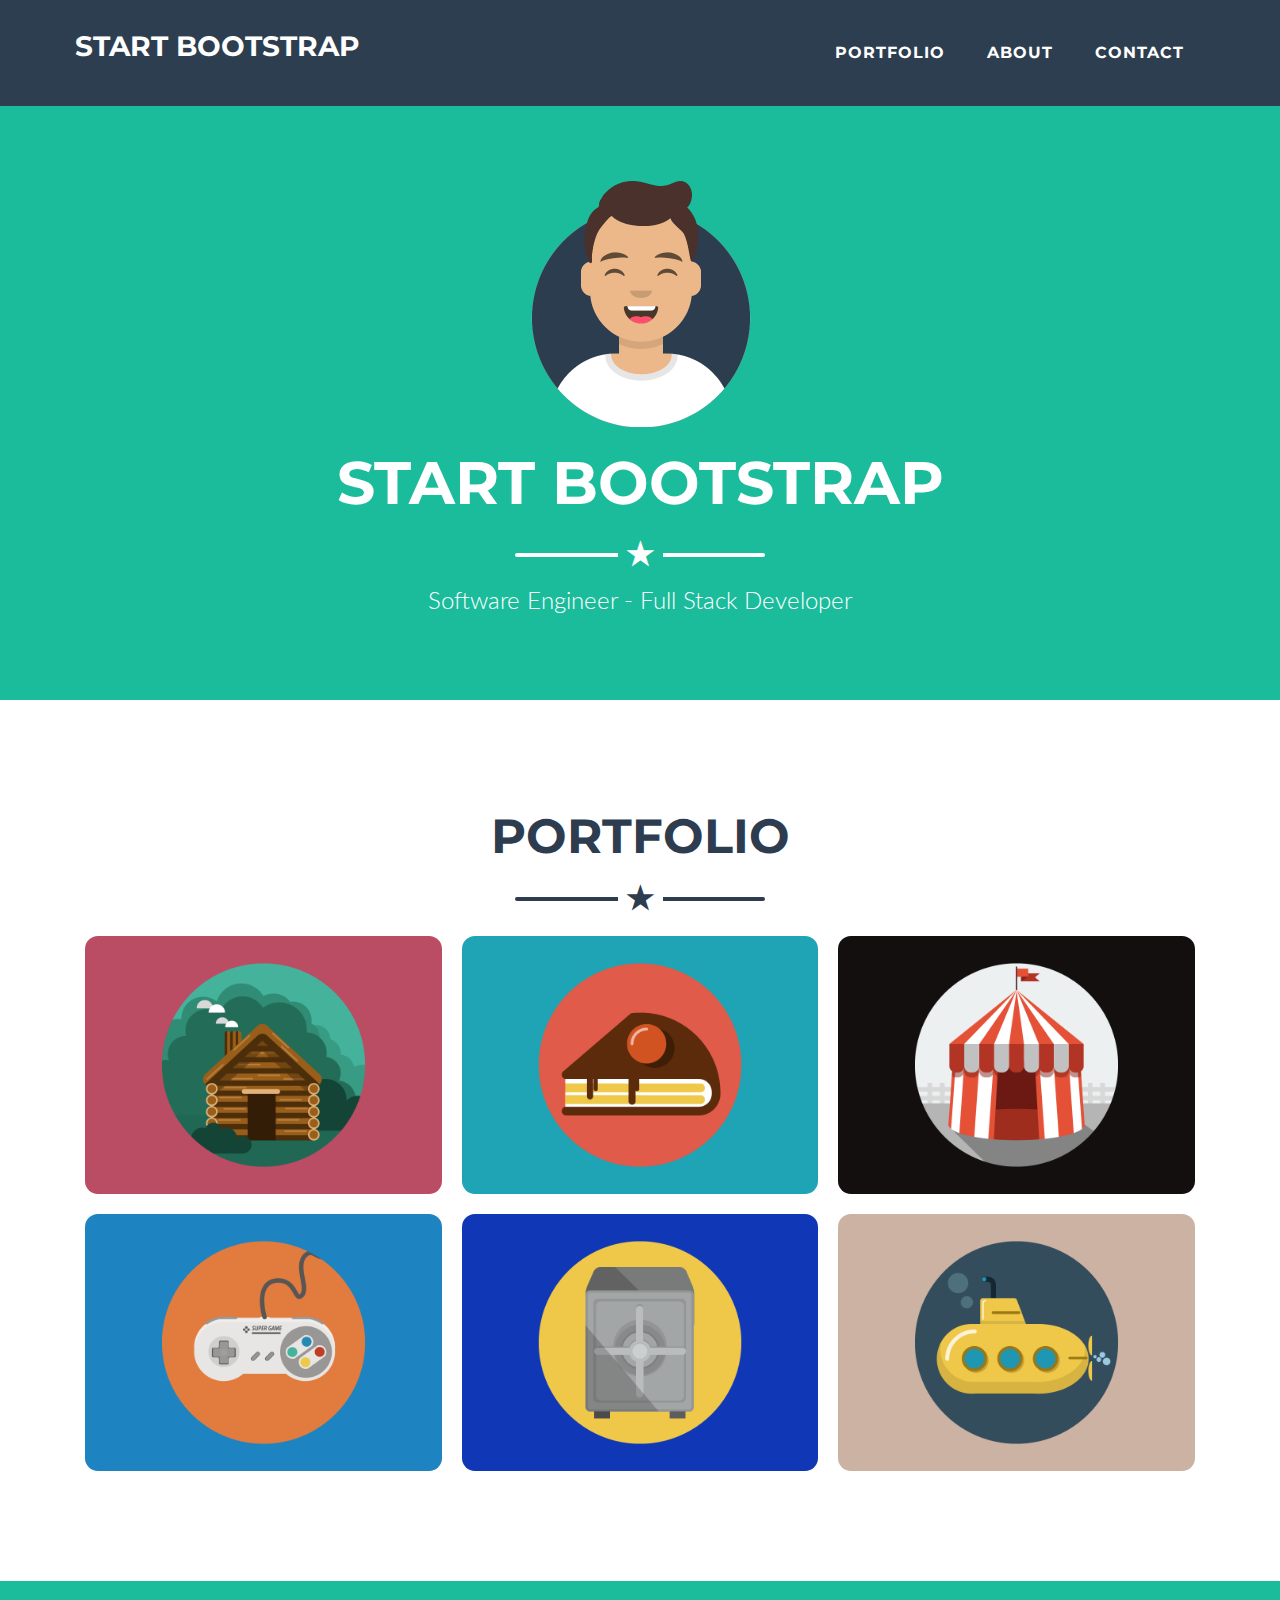
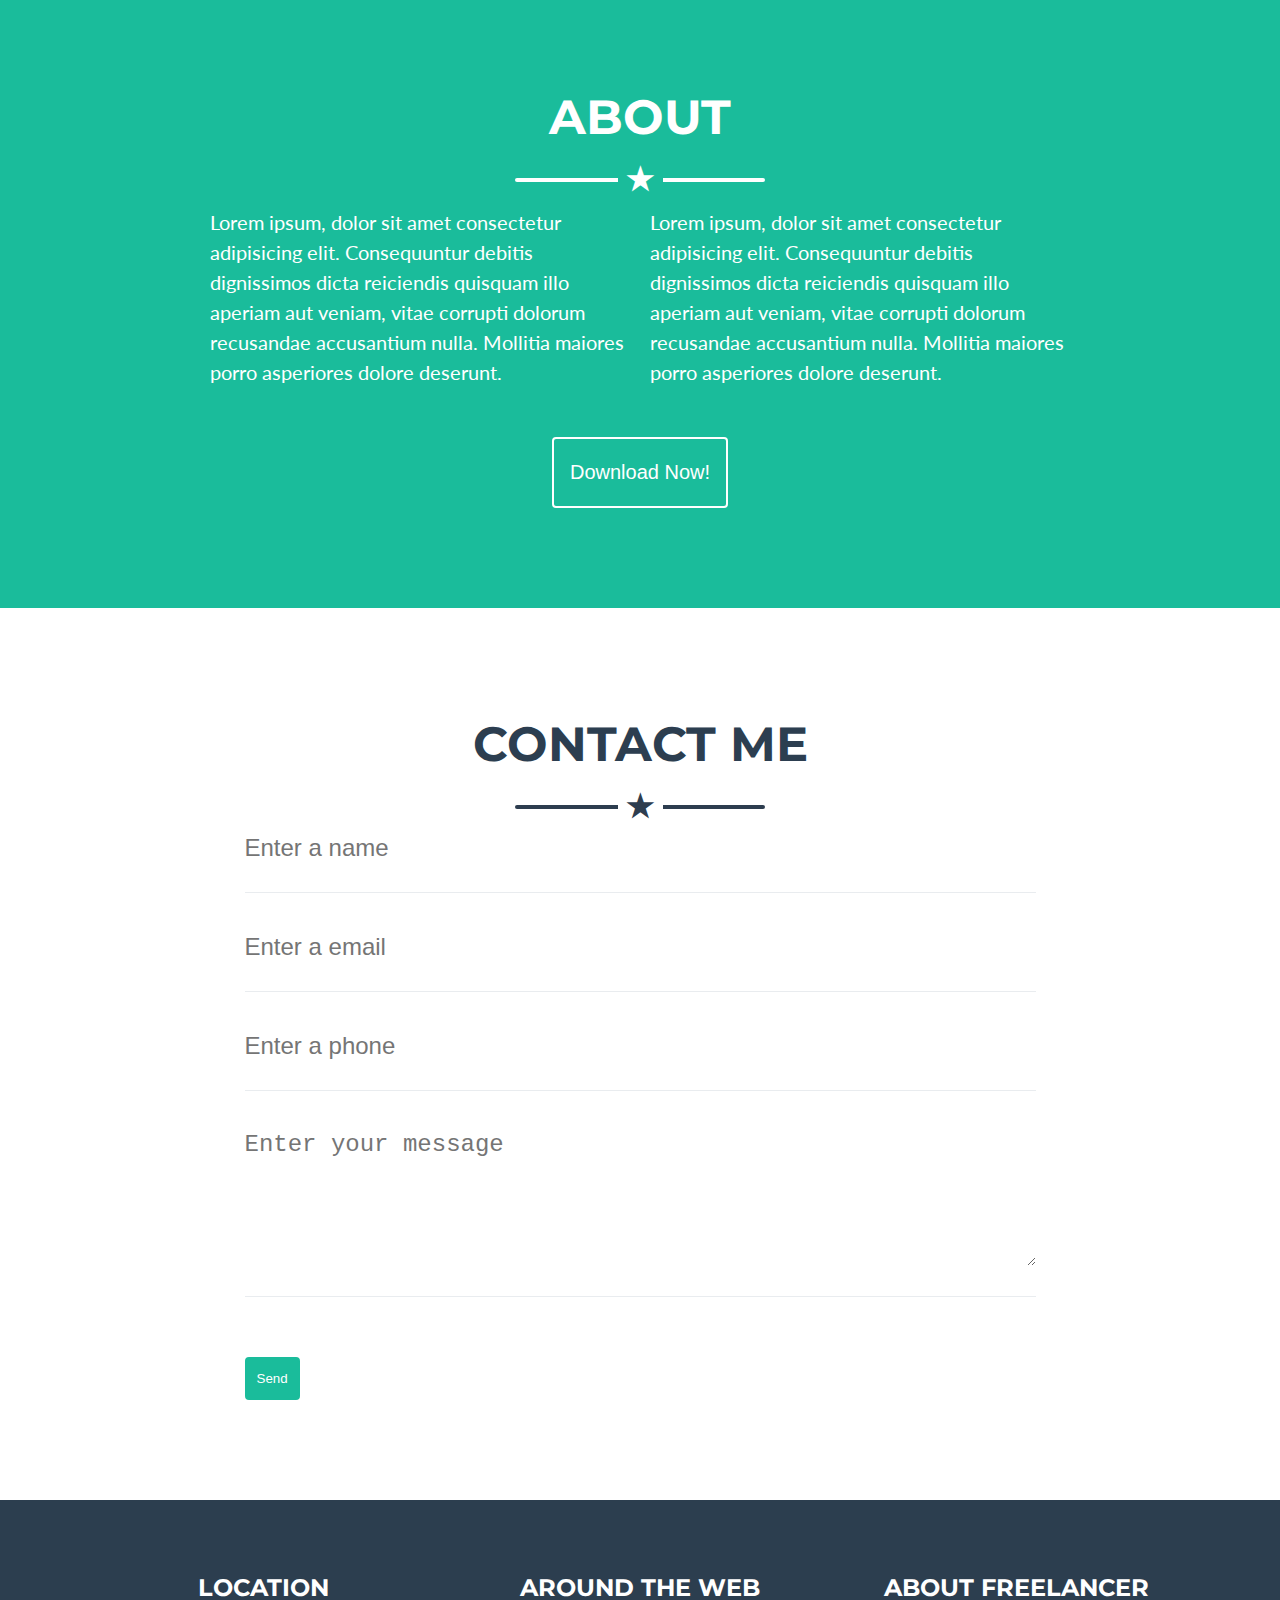
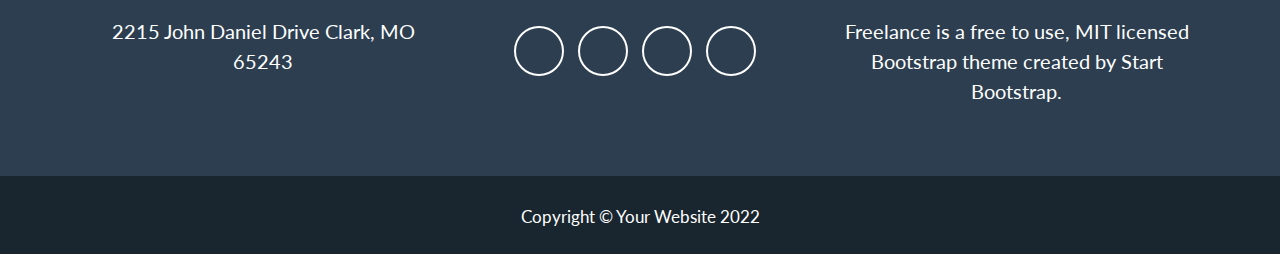
<file: Projects/Freelancer/index.html>
<!DOCTYPE html>
<html lang="en">

<head>
    <meta charset="UTF-8">
    <meta http-equiv="X-UA-Compatible" content="IE=edge">
    <meta name="viewport" content="width=device-width, initial-scale=1.0">
    <meta name="despriction" content="">
    <meta name="Author" content="Melihcan Kazim Karaca">
    <title>Freelancer - Start Bootstrap Template</title>
    <link rel="preconnect" href="https://fonts.googleapis.com">
    <link rel="preconnect" href="https://fonts.gstatic.com" crossorigin>
    <link href="https://fonts.googleapis.com/css2?family=Lato:wght@400;700&display=swap" rel="stylesheet">
    <link rel="preconnect" href="https://fonts.googleapis.com">
    <link rel="preconnect" href="https://fonts.gstatic.com" crossorigin>
    <link href="https://fonts.googleapis.com/css2?family=Montserrat:wght@400;700&display=swap" rel="stylesheet">
    <link rel="stylesheet" href="https://cdnjs.cloudflare.com/ajax/libs/font-awesome/6.1.1/css/all.min.css"
        integrity="sha512-KfkfwYDsLkIlwQp6LFnl8zNdLGxu9YAA1QvwINks4PhcElQSvqcyVLLD9aMhXd13uQjoXtEKNosOWaZqXgel0g=="
        crossorigin="anonymous" referrerpolicy="no-referrer" />
    <link rel="stylesheet" href="style.css">
</head>

<body>
    <nav>
        <div class="container clear-fix">
            <div id="logo-box">
                <a href="/" class="logo text-uppercase"> Start Bootstrap</a>
            </div>

            <div id="nav-links" class="responsive">
                <ul>
                    <li class="nav-item text-uppercase nav-icon">
                        <a href="#" class="nav-link">
                            <i class="fa-solid fa-bars"></i>
                        </a>
                    </li>
                    <li class="nav-item text-uppercase">
                        <a href="#" class="nav-link">
                            Portfolio
                        </a>
                    </li>
                    <li class="nav-item text-uppercase">
                        <a href="#" class="nav-link">
                            About
                        </a>
                    </li>
                    <li class="nav-item text-uppercase">
                        <a href="#" class="nav-link">
                            Contact
                        </a>
                    </li>
                </ul>
            </div>
        </div>
    </nav>
    <header>
        <div class="container">
            <img id="profile-image" class="img-fluid" src="images/avatar.png" alt="">
            <h1 class="text-uppercase">Start Bootstrap</h1>
            <hr class="star-light">
            <h2>Software Engineer - Full Stack Developer</h2>
        </div>
    </header>

    <section id="portfolio">
        <div class="container">
            <h2 class="text-uppercase">Portfolio</h2>
            <hr class="star-dark">
            <div id="portfolio-images" class="clearfix">
                <div class="col">
                    <div class="portfolio-item">
                        <a href="#">
                            <img src="images/cabin.png" alt="" class="img-fluid-p">
                            <div class="img-overlay">
                                <div class="icon">
                                    <i class="fas fa-plus"></i>
                                </div>
                            </div>
                        </a>
                    </div>
                </div>
                <div class="col">
                    <div class="portfolio-item">
                        <a href="#">
                            <img src="images/cake.png" alt="" class="img-fluid-p">
                            <div class="img-overlay">
                                <div class="icon">
                                    <i class="fas fa-plus"></i>
                                </div>
                            </div>
                        </a>
                    </div>
                </div>
                <div class="col">
                    <div class="portfolio-item">
                        <a href="#">
                            <img src="images/circus.png" alt="" class="img-fluid-p">
                            <div class="img-overlay">
                                <div class="icon">
                                    <i class="fas fa-plus"></i>
                                </div>
                            </div>
                        </a>
                    </div>
                </div>
                <div class="col">
                    <div class="portfolio-item">
                        <a href="#">
                            <img src="images/game.png" alt="" class="img-fluid-p">
                            <div class="img-overlay">
                                <div class="icon">
                                    <i class="fas fa-plus"></i>
                                </div>
                            </div>
                        </a>
                    </div>
                </div>
                <div class="col">
                    <div class="portfolio-item">
                        <a href="#">
                            <img src="images/safe.png" alt="" class="img-fluid-p">
                            <div class="img-overlay">
                                <div class="icon">
                                    <i class="fas fa-plus"></i>
                                </div>
                            </div>
                        </a>
                    </div>
                </div>
                <div class="col">
                    <div class="portfolio-item">
                        <a href="#">
                            <img src="images/submarine.png" alt="" class="img-fluid-p">
                            <div class="img-overlay">
                                <div class="icon">
                                    <i class="fas fa-plus"></i>
                                </div>
                            </div>
                        </a>
                    </div>
                </div>
            </div>

        </div>
    </section>


    <section id="about">
        <h2 class="text-uppercase">About</h2>
        <hr class="star-light">

        <div id="about-text" class="clearfix">
            <div class="left">
                <p class="text">
                    Lorem ipsum, dolor sit amet consectetur adipisicing elit. Consequuntur debitis dignissimos dicta
                    reiciendis quisquam illo aperiam aut veniam, vitae corrupti dolorum recusandae accusantium nulla.
                    Mollitia maiores porro asperiores dolore deserunt.
                </p>
            </div>
            <div class="right">
                <p class="text">
                    Lorem ipsum, dolor sit amet consectetur adipisicing elit. Consequuntur debitis dignissimos dicta
                    reiciendis quisquam illo aperiam aut veniam, vitae corrupti dolorum recusandae accusantium nulla.
                    Mollitia maiores porro asperiores dolore deserunt.
                </p>
            </div>
        </div>

        <button class="btn btn-outline btn-large">
            <i class="fas fa-download"></i>
            Download Now!
        </button>
    </section>


    <section id="contact">
        <div class="container">
            <h2 class="text-uppercase">
                Contact Me
            </h2>
            <hr class="star-dark">
            <form id="contact-form">
                <div class="form-group">
                    <input type="text" id="name" placeholder="Enter a name">
                </div>
                <div class="form-group">
                    <input type="text" id="email" placeholder="Enter a email">
                </div>
                <div class="form-group">
                    <input type="text" id="phone" placeholder="Enter a phone">
                </div>
                <div class="form-group">
                    <textarea id="message" rows="5" placeholder="Enter your message"></textarea>
                </div>

                <button class="btn btn-primary">Send</button>
            </form>
        </div>
    </section>

    <footer>
        <div class="container clearfix">
            <div class="col">
                <h4 class="text-uppercase">
                    Location
                </h4>
                <p>
                    2215 John Daniel Drive Clark, MO 65243
                </p>
            </div>

            <div class="col">
                <h4 class="text-uppercase">
                    Around the Web
                </h4>
                <ul>
                    <li>
                        <button class="btn btn-outline btn-social">
                            <i class="fa-brands fa-linkedin"></i>
                        </button>
                    </li>
                    <li>
                        <button class="btn btn-outline btn-social">
                            <i class="fa-brands fa-instagram"></i>
                        </button>
                    </li>
                    <li>
                        <button class="btn btn-outline btn-social">
                            <i class="fa-solid fa-envelope"></i>
                        </button>
                    </li>
                    <li>
                        <button class="btn btn-outline btn-social">
                            <i class="fa-brands fa-whatsapp"></i>
                        </button>
                    </li>
                </ul>
            </div>

            <div class="col">
                <h4 class="text-uppercase">
                    About Freelancer
                </h4>
                <p>
                    Freelance is a free to use, MIT licensed Bootstrap theme created by Start Bootstrap.
                </p>
            </div>
        </div>
    </footer>

    <div class="copyright">
        <div class="container">
            <small>Copyright &copy; Your Website 2022</small>
        </div>
    </div>
    <script src="https://code.jquery.com/jquery-3.6.0.min.js" integrity="sha256-/xUj+3OJU5yExlq6GSYGSHk7tPXikynS7ogEvDej/m4=" crossorigin="anonymous"></script>
    <script>
        $(".nav-icon").click(function(){
            $("#nav-links").toggleClass("responsive");
            return false;
        });
        
    </script>
</body>

</html>
</file>
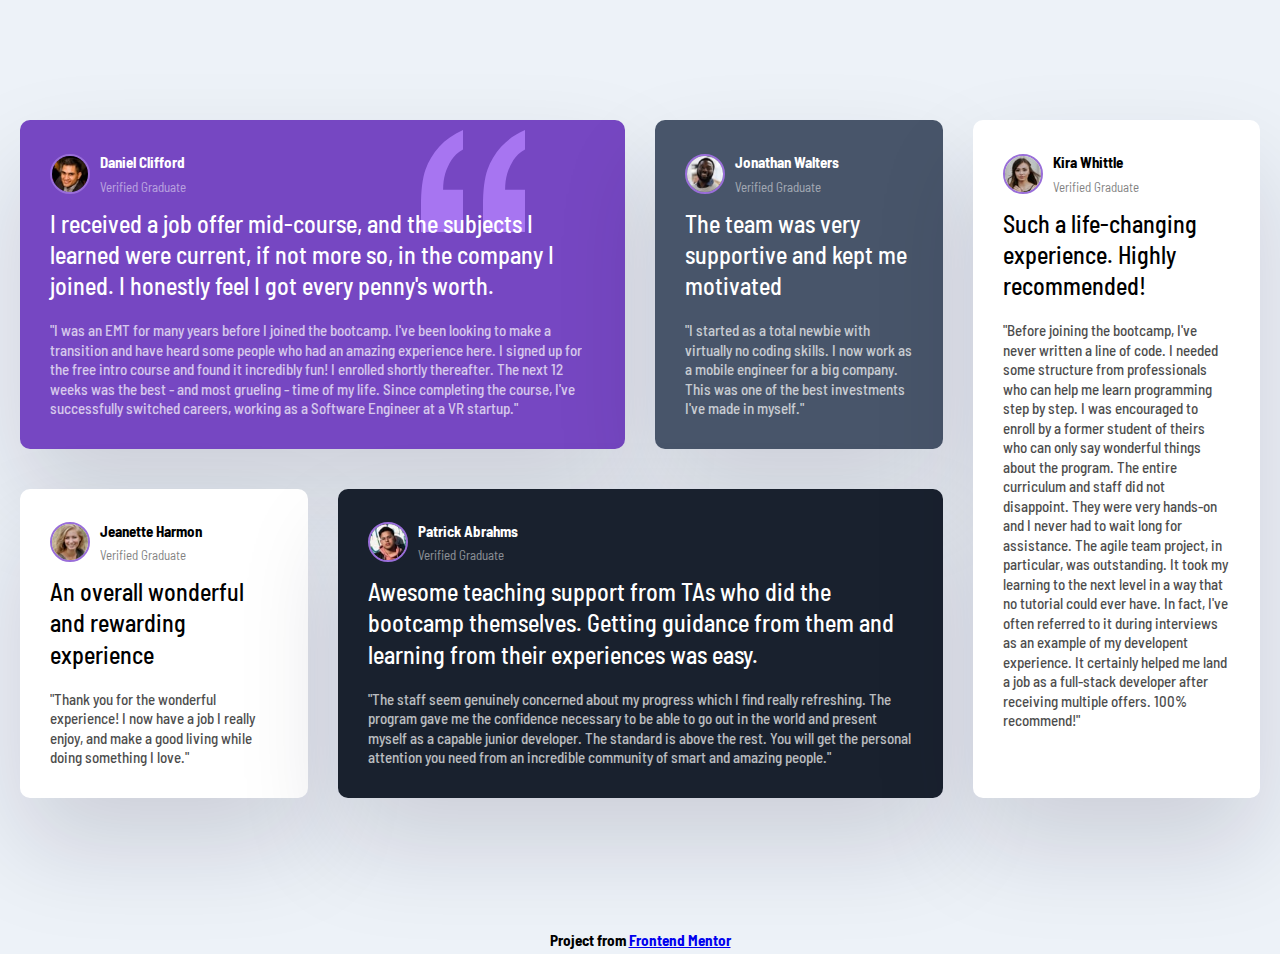
<file: Projects/Grid Challenge/index.html>
<!DOCTYPE html>
<html lang="en">

<head>
    <meta charset="UTF-8">
    <meta http-equiv="X-UA-Compatible" content="IE=edge">
    <meta name="viewport" content="width=device-width, initial-scale=1.0">
    <title>Frontend Mentor Grid Challange</title>
    <link rel="stylesheet" href="style.css">
</head>
<div class="testimonials">
    <div class="card card--bg-purple">
        <header class="card__header">
            <img src="images/image-daniel.jpg" class="card__img" alt="" />
            <div>
                <h3>Daniel Clifford</h3>
                <p>Verified Graduate</p>
            </div>
        </header>
        <p class="card__lead">
            I received a job offer mid-course, and the subjects I learned were
            current, if not more so, in the company I joined. I honestly feel I
            got every penny's worth.
        </p>
        <p class="card__quote">
            "I was an EMT for many years before I joined the bootcamp. I've been
            looking to make a transition and have heard some people who had an
            amazing experience here. I signed up for the free intro course and
            found it incredibly fun! I enrolled shortly thereafter. The next 12
            weeks was the best - and most grueling - time of my life. Since
            completing the course, I've successfully switched careers, working as
            a Software Engineer at a VR startup."
        </p>
    </div>

    <div class="card card--bg-gray-blue">
        <header class="card__header">
            <img src="images/image-jonathan.jpg" class="card__img" alt="" />
            <div>
                <h3>Jonathan Walters</h3>
                <p>Verified Graduate</p>
            </div>
        </header>
        <p class="card__lead">
            The team was very supportive and kept me motivated
        </p>
        <p class="card__quote">
            "I started as a total newbie with virtually no coding skills. I now
            work as a mobile engineer for a big company. This was one of the best
            investments I've made in myself."
        </p>
    </div>

    <div class="card">
        <header class="card__header">
            <img src="images/image-jeanette.jpg" class="card__img" alt="" />
            <div>
                <h3>Jeanette Harmon</h3>
                <p>Verified Graduate</p>
            </div>
        </header>
        <p class="card__lead">An overall wonderful and rewarding experience</p>
        <p class="card__quote">
            "Thank you for the wonderful experience! I now have a job I really
            enjoy, and make a good living while doing something I love."
        </p>
    </div>

    <div class="card card--bg-black-blue">
        <header class="card__header">
            <img src="images/image-patrick.jpg" class="card__img" alt="" />
            <div>
                <h3>Patrick Abrahms</h3>
                <p>Verified Graduate</p>
            </div>
        </header>
        <p class="card__lead">
            Awesome teaching support from TAs who did the bootcamp themselves.
            Getting guidance from them and learning from their experiences was
            easy.
        </p>
        <p class="card__quote">
            "The staff seem genuinely concerned about my progress which I find
            really refreshing. The program gave me the confidence necessary to be
            able to go out in the world and present myself as a capable junior
            developer. The standard is above the rest. You will get the personal
            attention you need from an incredible community of smart and amazing
            people."
        </p>
    </div>

    <div class="card">
        <header class="card__header">
            <img src="images/image-kira.jpg" class="card__img" alt="" />
            <div>
                <h3>Kira Whittle</h3>
                <p>Verified Graduate</p>
            </div>
        </header>
        <p class="card__lead">
            Such a life-changing experience. Highly recommended!
        </p>
        <p class="card__quote">
            "Before joining the bootcamp, I've never written a line of code. I
            needed some structure from professionals who can help me learn
            programming step by step. I was encouraged to enroll by a former
            student of theirs who can only say wonderful things about the program.
            The entire curriculum and staff did not disappoint. They were very
            hands-on and I never had to wait long for assistance. The agile team
            project, in particular, was outstanding. It took my learning to the
            next level in a way that no tutorial could ever have. In fact, I've
            often referred to it during interviews as an example of my developent
            experience. It certainly helped me land a job as a full-stack
            developer after receiving multiple offers. 100% recommend!"
        </p>
    </div>
</div>

<footer>
    <h3>
        Project from
        <a href="https://www.frontendmentor.io/challenges/testimonials-grid-section-Nnw6J7Un7">Frontend Mentor</a>
    </h3>
</footer>

<body>

</body>

</html>
</file>
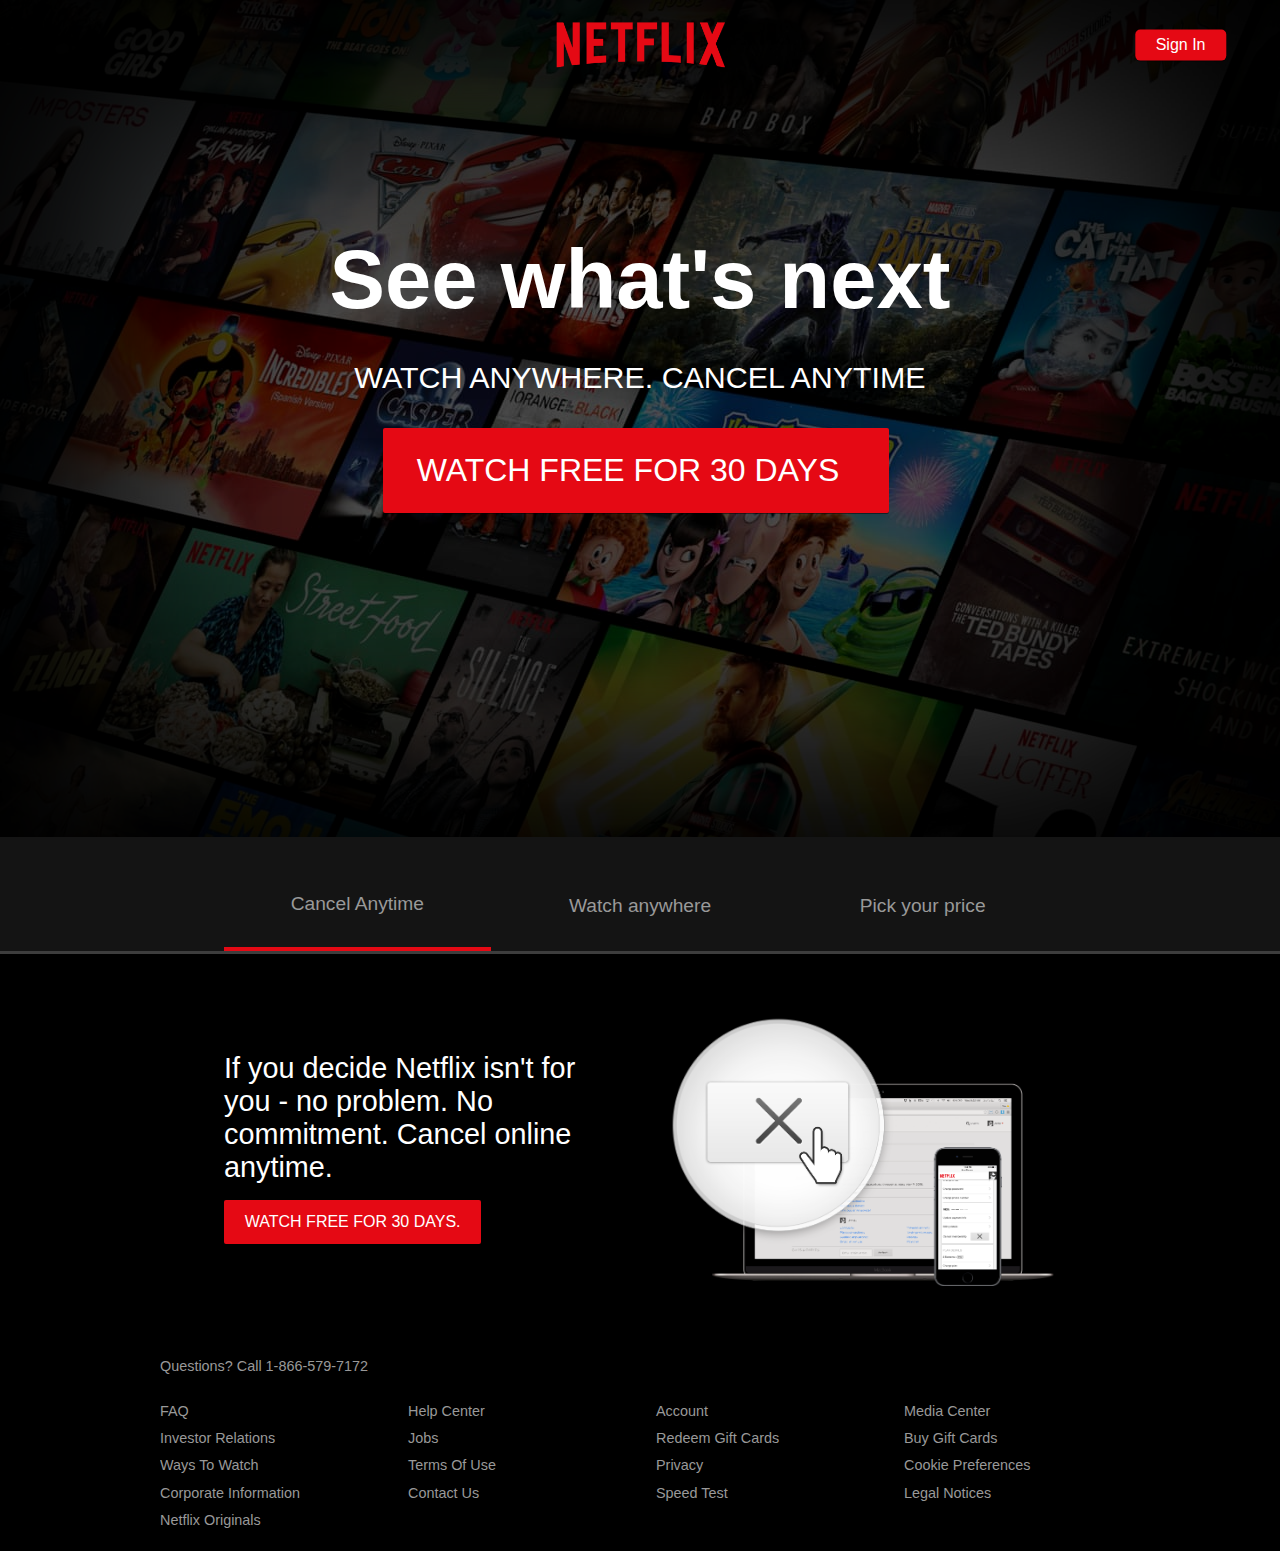
<file: Projects/Netflix/index.html>
<!DOCTYPE html>
<html lang="en">

<head>
    <meta charset="UTF-8">
    <meta http-equiv="X-UA-Compatible" content="IE=edge">
    <meta name="viewport" content="width=device-width, initial-scale=1.0">
    <title>Netflix - Watch TV Shows Online, Watch Movies Online</title>
    <link rel="stylesheet" href="https://cdnjs.cloudflare.com/ajax/libs/font-awesome/6.1.1/css/all.min.css"
        integrity="sha512-KfkfwYDsLkIlwQp6LFnl8zNdLGxu9YAA1QvwINks4PhcElQSvqcyVLLD9aMhXd13uQjoXtEKNosOWaZqXgel0g=="
        crossorigin="anonymous" referrerpolicy="no-referrer" />
    <link rel="stylesheet" href="style.css">
</head>

<body>
    <header class="showcase">
        <div class="showcase-top">
            <img src="images/logo.png" alt="Netflix">
            <a href="#" class="btn btn-rounded">
                Sign In
            </a>
        </div>
        <div class="showcase-content">
            <h1>See what's next</h1>
            <p>Watch anywhere. Cancel anytime</p>
            <a href="#" class="btn btn-xl">
                Watch Free For 30 Days <i class="fas fa-chevron-right btn-icon"></i>
            </a>
        </div>
    </header>
    <section class="tabs">
        <div class="container">
            <div id="tab-1" class="tab-item tab-border">
                <i class="fas fa-door-open fa-3x"></i>
                <p class="hide-sm">Cancel Anytime</p>
            </div>
            <div id="tab-2" class="tab-item">
                <i class="fas fa-tablet-alt fa-3x"></i>
                <p class="hide-sm">Watch anywhere</p>
            </div>
            <div id="tab-3" class="tab-item">
                <i class="fas fa-tags fa-3x"></i>
                <p class="hide-sm">Pick your price</p>
            </div>
        </div>
    </section>
    <section class="tab-content">
        <div class="container">
            <!-- Tab Content 1 -->
            <div id="tab-1-content" class="tab-content-item show">
                <div class="tab-1-content-inner">
                    <div>
                        <p class="text-lg">
                            If you decide Netflix isn't for you - no problem. No commitment.
                            Cancel online anytime.
                        </p>
                        <a href="#" class="btn btn-lg">Watch Free For 30 Days.</a>
                    </div>
                    <img src="images/tab-content-1.png" alt="">
                </div>
            </div>
            <!-- Tab Content 2 -->
            <div id="tab-2-content" class="tab-content-item">
                <div class="tab-2-content-top">
                    <p class="text-lg">
                        Watch TV shows and movies anytime, anywhere - personalized for you.
                    </p>
                    <a href="#" class="btn btn-lg">Watch Free For 30 Days.</a>
                </div>
                <div class="tab-2-content-bottom">
                    <div>
                        <img src="images/tab-content-2-1.png" alt="">
                        <p class="text-md">Watch on your TV</p>
                        <p class="text-dark">
                            Smart TVs, PlayStation, Xbox, Chromecast, Apple TV, Blu-ray players and more.
                        </p>
                    </div>
                    <div>
                        <img src="images/tab-content-2-2.png" alt="">
                        <p class="text-md">Watch instantly or download for later</p>
                        <p class="text-dark">
                            Available on phone and tablet, wherever you go.
                        </p>
                    </div>
                    <div>
                        <img src="images/tab-content-2-3.png" alt="">
                        <p class="text-md">Use any computer</p>
                        <p class="text-dark">
                            Watch right on Netflix.com
                        </p>
                    </div>
                </div>
            </div>

            <!-- Tab 3 Content -->
            <div id="tab-3-content" class="tab-content-item">
                <div class="text-center">
                    <p class="text-lg">Choose one plan and watch everything on Netflix</p>
                    <a href="#" class="btn btn-lg">Watch Free For 30 Days</a>
                </div>
                <table class="table">
                    <thead>
                        <tr>
                            <th></th>
                            <th>Basic</th>
                            <th>Standard</th>
                            <th>Premium</th>
                        </tr>
                    </thead>
                    <tbody>
                        <tr>
                            <td>Monthly price after free month ends on 6/19/19</td>
                            <td>$8.99</td>
                            <td>$12.99</td>
                            <td>$15.99</td>
                        </tr>
                        <tr>
                            <td>HD Available</td>
                            <td><i class="fas fa-times"></i></td>
                            <td><i class="fas fa-check"></i></td>
                            <td><i class="fas fa-check"></i></td>
                        </tr>
                        <tr>
                            <td>Ultra HD Available</td>
                            <td><i class="fas fa-times"></i></td>
                            <td><i class="fas fa-times"></i></td>
                            <td><i class="fas fa-check"></i></td>
                        </tr>
                        <tr>
                            <td>Screens you can watch on at the same time</td>
                            <td>1</td>
                            <td>2</td>
                            <td>4</td>
                        </tr>
                        <tr>
                            <td>Watch on your laptop, TV, phone and tablet</td>
                            <td><i class="fas fa-check"></i></td>
                            <td><i class="fas fa-check"></i></td>
                            <td><i class="fas fa-check"></i></td>
                        </tr>
                        <tr>
                            <td>Unlimited movies and TV shows</td>
                            <td><i class="fas fa-check"></i></td>
                            <td><i class="fas fa-check"></i></td>
                            <td><i class="fas fa-check"></i></td>
                        </tr>
                        <tr>
                            <td>Cancel anytime</td>
                            <td><i class="fas fa-check"></i></td>
                            <td><i class="fas fa-check"></i></td>
                            <td><i class="fas fa-check"></i></td>
                        </tr>
                        <tr>
                            <td>First month free</td>
                            <td><i class="fas fa-check"></i></td>
                            <td><i class="fas fa-check"></i></td>
                            <td><i class="fas fa-check"></i></td>
                        </tr>
                    </tbody>
                </table>
            </div>
        </div>
    </section>

    <footer class="footer">
        <p>Questions? Call 1-866-579-7172</p>
        <div class="footer-cols">
            <ul>
                <li><a href="#">FAQ</a></li>
                <li><a href="#">Investor Relations</a></li>
                <li><a href="#">Ways To Watch</a></li>
                <li><a href="#">Corporate Information</a></li>
                <li><a href="#">Netflix Originals</a></li>
            </ul>
            <ul>
                <li><a href="#">Help Center</a></li>
                <li><a href="#">Jobs</a></li>
                <li><a href="#">Terms Of Use</a></li>
                <li><a href="#">Contact Us</a></li>
            </ul>
            <ul>
                <li><a href="#">Account</a></li>
                <li><a href="#">Redeem Gift Cards</a></li>
                <li><a href="#">Privacy</a></li>
                <li><a href="#">Speed Test</a></li>
            </ul>
            <ul>
                <li><a href="#">Media Center</a></li>
                <li><a href="#">Buy Gift Cards</a></li>
                <li><a href="#">Cookie Preferences</a></li>
                <li><a href="#">Legal Notices</a></li>
            </ul>
        </div>
    </footer>
    <script src="main.js"></script>
</body>

</html>
</file>
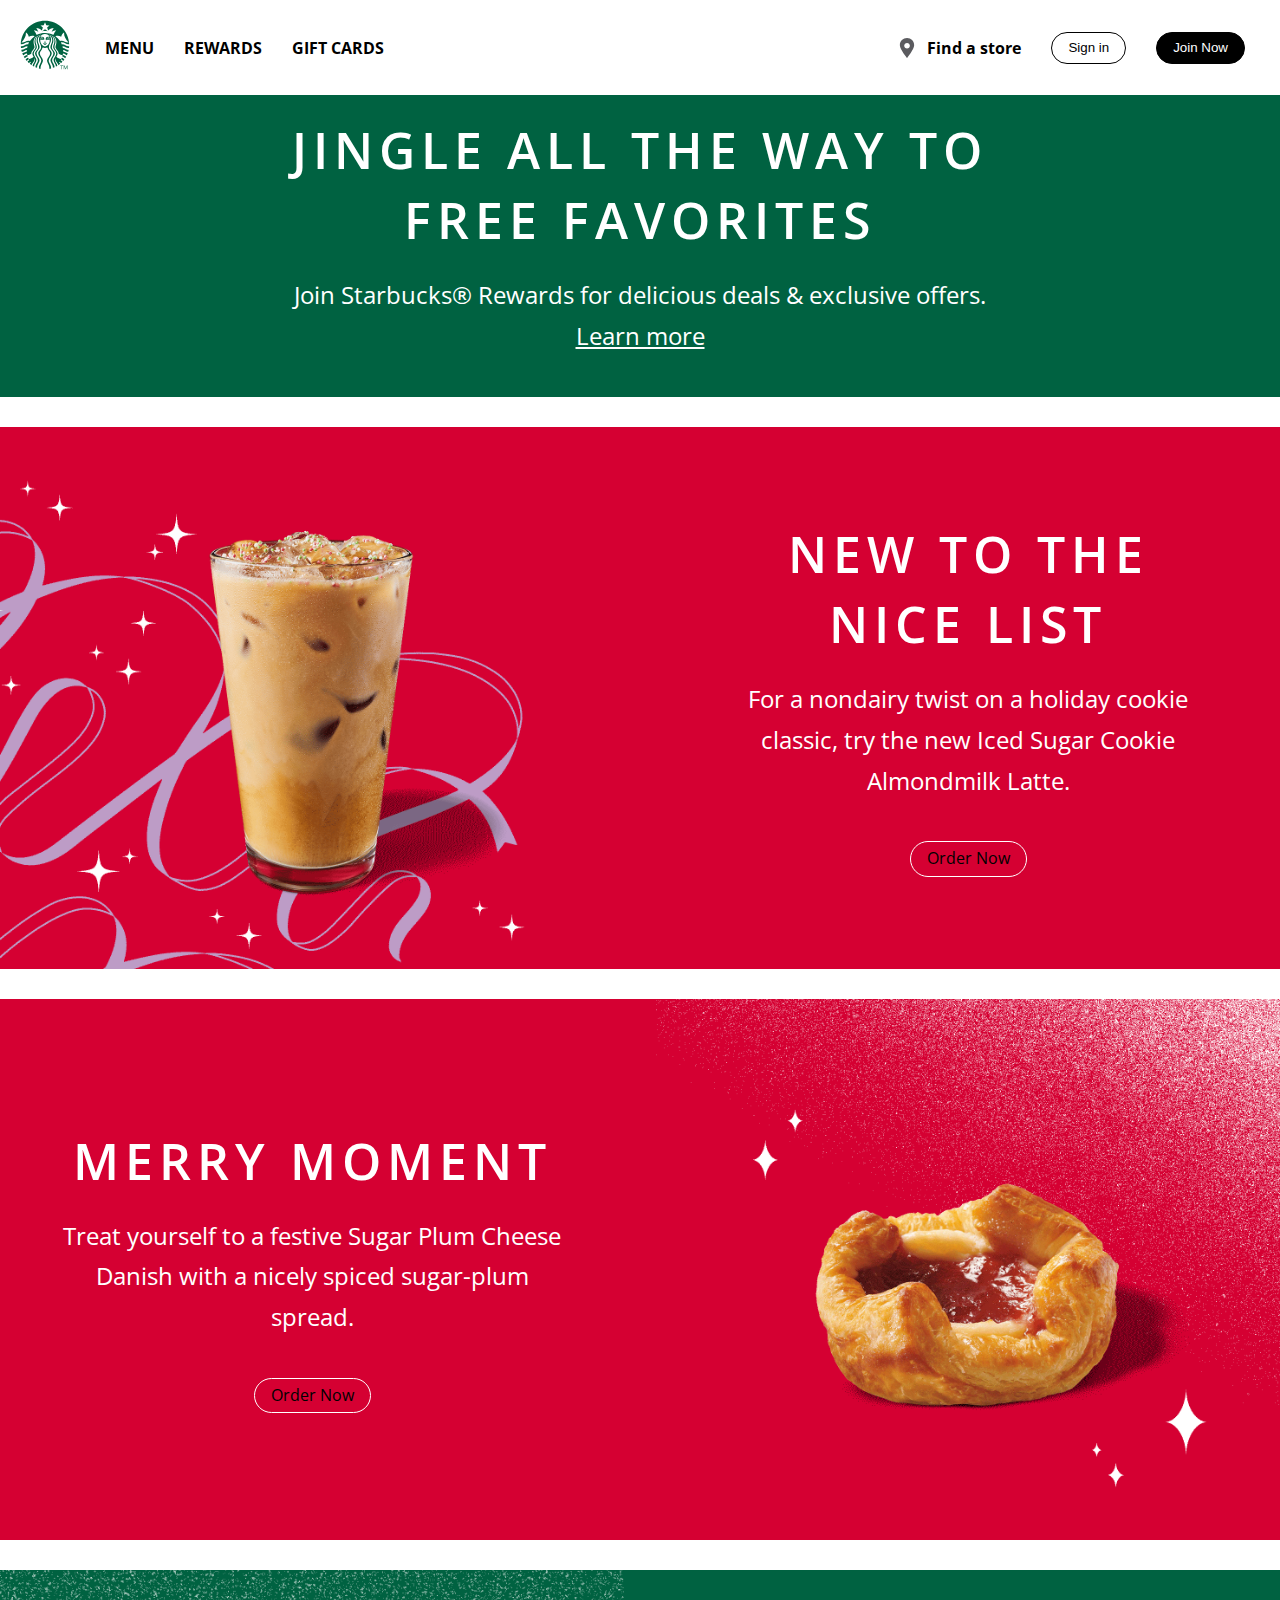
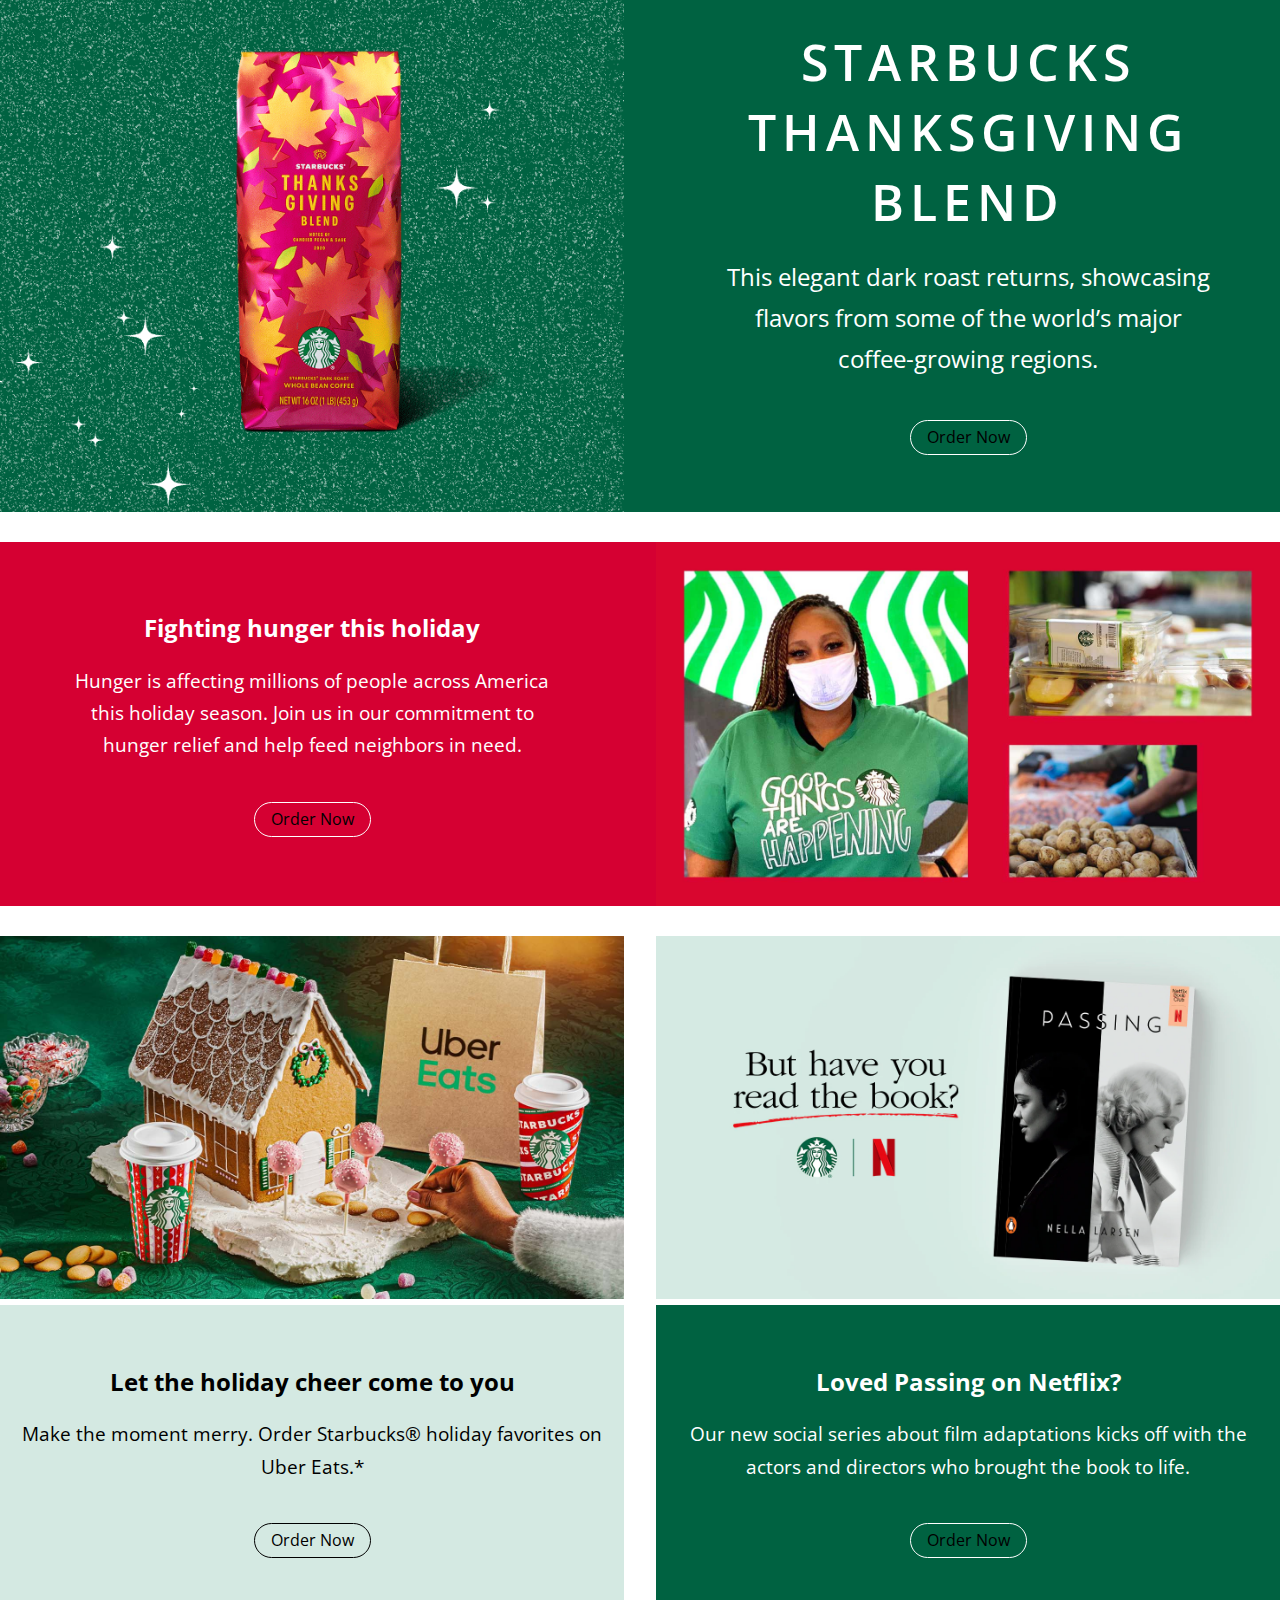
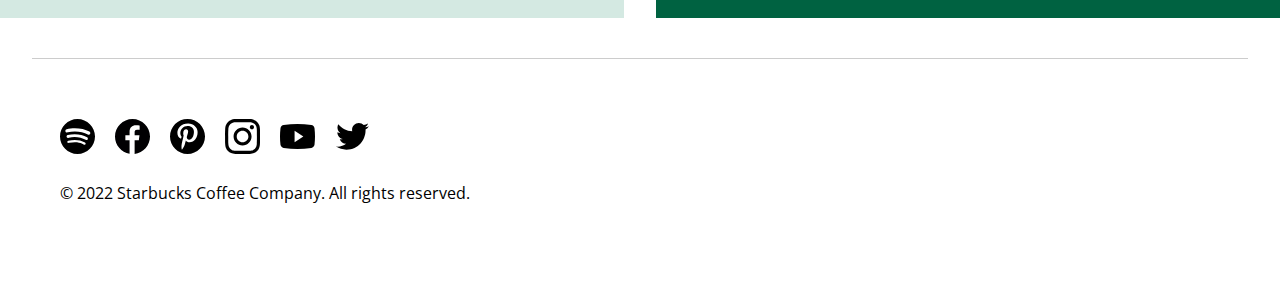
<file: Projects/Starbucks/index.html>
<!DOCTYPE html>
<html lang="en">

<head>
    <meta charset="UTF-8">
    <meta http-equiv="X-UA-Compatible" content="IE=edge">
    <meta name="viewport" content="width=device-width, initial-scale=1.0">
    <title>Starbucks Coffee Company</title>
    <link rel="stylesheet" href="style.css">
</head>

<body>
    <nav class="navbar">
        <div class="navbar-container">
            <div class="navbar-brand">
                <a href="index.html">
                    <img src="images/logo.svg" alt="Starbucks Logo">
                </a>
            </div>
            <ul class="navbar-nav-left">
                <li>
                    <a href="#">Menu</a>
                </li>
                <li>
                    <a href="#">Rewards</a>
                </li>
                <li>
                    <a href="#">Gift Cards</a>
                </li>
            </ul>
            <ul class="navbar-nav-right">
                <li>
                    <a href="#">
                        <img src="images/marker.svg" alt="">
                        <span>Find a store</span>
                    </a>
                </li>
                <li>
                    <button class="btn btn-dark-outline">Sign in</button>
                </li>
                <li>
                    <button class="btn btn-dark">Join Now</button>
                </li>
            </ul>

            <!-- Hamburger Menu -->
            <button type="button" class="hamburger menu-btn">
                <span class="hamburger-top"></span>
                <span class="hamburger-middle"></span>
                <span class="hamburger-bottom"></span>
            </button>
        </div>
    </nav>

    <!-- Mobile Menu -->
    <div class="mobile-menu hidden" id="menu">
        <ul>
            <li>
                <a href="#">Menu</a>
            </li>
            <li>
                <a href="#">Rewards</a>
            </li>
            <li>
                <a href="#">Gift Cards</a>
            </li>
        </ul>

        <div class="mobile-menu-bottom">
            <button class="btn btn-dark-outline">Sign in</button>
            <button class="btn btn-dark">Join Now</button>
            <div>
                <a href="#">
                    <img src="images/marker.svg" alt="">
                    <span>Find a store</span>
                </a>
            </div>
        </div>
    </div>

    <!-- Box A-->
    <section class="box box-a bg-primary text-center py-md">
        <div class="box-inner">
            <h2 class="text-xl">
                Jingle all the way to free favorites
            </h2>
            <p class="text-md">
                Join Starbucks® Rewards for delicious deals & exclusive offers.
                <a href="#">Learn more</a>
            </p>
        </div>
    </section>

    <!-- Box B -->
    <section class="box box-b bg-secondary grid-col-2">
        <img src="images/box-b.png" alt="" />
        <div class="box-text">
            <h2 class="text-xl">New to the nice list</h2>
            <p class="text-md">
                For a nondairy twist on a holiday cookie classic, try the new Iced
                Sugar Cookie Almondmilk Latte.
            </p>
            <a href="#" class="btn btn-light-outline">Order Now</a>
        </div>
    </section>

    <!-- Box C -->
    <section class="box box-c bg-secondary grid-col-2 grid-reversed">
        <img src="images/box-c.png" alt="" />
        <div class="box-text">
            <h2 class="text-xl">Merry moment</h2>
            <p class="text-md">
                Treat yourself to a festive Sugar Plum Cheese Danish with a nicely
                spiced sugar-plum spread.
            </p>
            <a href="#" class="btn btn-light-outline">Order Now</a>
        </div>
    </section>

    <!-- Box D -->
    <section class="box box-d bg-primary grid-col-2">
        <img src="images/box-d.png" alt="" />
        <div class="box-text">
            <h2 class="text-xl">Starbucks Thanksgiving Blend</h2>
            <p class="text-md">
                This elegant dark roast returns, showcasing flavors from some of the
                world’s major coffee-growing regions.
            </p>
            <a href="#" class="btn btn-light-outline">Order Now</a>
        </div>
    </section>

    <!-- Box E -->
    <section class="box box-e bg-secondary grid-col-2 grid-reversed">
        <img src="images/box-e.jpg" alt="" />
        <div class="box-text">
            <h2 class="text-md">Fighting hunger this holiday</h2>
            <p class="text-sm">
                Hunger is affecting millions of people across America this holiday
                season. Join us in our commitment to hunger relief and help feed
                neighbors in need.
            </p>
            <a href="#" class="btn btn-light-outline">Order Now</a>
        </div>
    </section>

    <!-- Box F -->
    <section class="box box-f grid-col-2">
        <div>
            <img src="images/box-f1.jpg" alt="" />
            <div class="bg-extra py-lg">
                <div class="box-text">
                    <h2 class="text-md">Let the holiday cheer come to you</h2>
                    <p class="text-sm">
                        Make the moment merry. Order Starbucks® holiday favorites on Uber
                        Eats.*
                    </p>
                    <a href="#" class="btn btn-dark-outline">Order Now</a>
                </div>
            </div>
        </div>
        <div>
            <img src="images/box-f2.jpg" alt="" />
            <div class="bg-primary py-lg">
                <div class="box-text">
                    <h2 class="text-md">Loved Passing on Netflix?</h2>
                    <p class="text-sm">
                        Our new social series about film adaptations kicks off with the
                        actors and directors who brought the book to life.
                    </p>
                    <a href="#" class="btn btn-light-outline">Order Now</a>
                </div>
            </div>
        </div>
    </section>

    <div class="divider"></div>

    <footer class="footer">
        <div class="footer-container">
            <div class="social">
                <footer class="footer">
                    <div class="footer-container">
                        <div class="social">
                            <a href="https://spotify.com">
                                <img src="./images/social-spotify.svg" alt="" />
                            </a>
                            <a href="https://facebook.com">
                                <img src="./images/social-facebook.svg" alt="" />
                            </a>
                            <a href="https://pinterest.com">
                                <img src="./images/social-pinterest.svg" alt="" />
                            </a>
                            <a href="https://instagram.com">
                                <img src="./images/social-instagram.svg" alt="" />
                            </a>
                            <a href="https://youtube.com">
                                <img src="./images/social-youtube.svg" alt="" />
                            </a>
                            <a href="https://twitter.com">
                                <img src="./images/social-twitter.svg" alt="" />
                            </a>
                        </div>
                        <p>© 2022 Starbucks Coffee Company. All rights reserved.</p>
                    </div>
                </footer>
            </div>
        </div>
    </footer>
    <script src="script.js"></script>
</body>

</html>
</file>
<file: Projects/Freelancer/style.css>
* {
    padding: 0;
    margin: 0;
    box-sizing: border-box;
}

html {
    font-size: 6px;
}

body {
    font-family: "Lato", sans-serif;
    font-size: 1.6rem;
    font-weight: 400;
    line-height: 1.5;
    background-color: #fff;
}

h1, h2, h3, h4, h5, h6 {
    font-weight: 700;
    font-family: Montserrat;
}


a {
    text-decoration: none;
}

ul {
    list-style-type: none;
}

section {
    padding-top: 10rem;
    padding-bottom: 10rem;
    text-align: center;
}


.img-fluid {
    max-width: 256px;
    height: auto;
}


.clearfix::after {
    content: "";
    display: block;
    clear: both;
}

.container {
    width: 100%;
    margin-left: auto;
    margin-right: auto;
    padding-left: 0.5rem;
    padding-right: 0.5rem;
}
.col {
    float: left;
    width: 100%;
    padding: 1rem;

}

.text-uppercase {
    text-transform: uppercase;
}

.btn{
    margin-top: 2rem;

    
    font-weight: 400;
    display: inline-block;
    
    border: 2px solid;
    border-radius: 0.4rem;
    
    cursor: pointer;
    transition: all 0.4s;
}

.btn-large{
    font-size: 2rem;
    padding: 2.2rem 1.6rem;
}

.btn-social{
    width: 5rem;
    height: 5rem;
    border-radius: 50%;
    font-size: 2rem;
    line-height: 2rem;
}

.btn-outline{
    color: #fff;
    background-color: transparent;
    border-color: #fff;

}

.btn-outline:hover{
    color: #212529;
    background-color: #fff;
}
.btn-primary{
    background-color: #1ABC9B;
    border-color: #1ABC9B;
    padding: 1.2rem 1rem;
    color: #fff;
}
.btn-primary:hover{
    background-color: #128F76;
    border-color: #128F76;
    
}


/* Media Queries*/
@media (min-width:576px){
    .container{
        max-width: 540px;
    }
}
@media (min-width:768px){
    .container{
        max-width: 720px;
    }
    html{
        font-size: 8px;
    }
    .col {
        width: 50%;
        padding: 1rem;
    
    }
}
@media (min-width:992px){
    .container{
        max-width: 960px;
    }
    html{
        font-size: 9px;
    }
    .col {
        width: 33.33%;
        padding: 1rem;
    
    }
}
@media (min-width:1200px){
    .container{
        max-width: 1140px;
    }
    html{
        font-size: 10px;
    }
}



/* Navbar*/

nav {
    width: 100%;
    font-family: Montserrat;
    background-color: #2C3E4F;
    color: #fff;
    padding-top: 2rem;
    padding-bottom: 2rem;
    position: fixed;
    z-index: 500;
}

#logo-box {
    float: left;
    padding-top: 0.5rem;
}


#logo-box .logo {
    color: #fff;
    font-weight: 700;
    font-size: 2.8rem;
}

#nav-links {
    float: right;
}
#nav-links .nav-item {
    float: left;
    margin: 0.5rem;
}

#nav-links .nav-link{
    color: #fff;
    font-size: 1.6rem;
    font-weight: 700;
    display: block;
    padding: 1.6rem;
    letter-spacing: 0.1rem;
    transition: color 0.4s;

}

#nav-links .nav-link:hover {
    color: #1ABC9B;
}

#nav-links .nav-icon{
    display: none;
}

@media (max-width:992px){
    #logo-box{
        float: none;
        text-align: left;
    }

    #nav-links{
        float: none;
    }
    #nav-links .nav-link{
        font-size: 2rem;
        padding-left: 0;
    }

    #nav-links .nav-item {
        float: none;
        text-align: left;
    }
    #nav-links .nav-icon{
        display: block;
        position: absolute;
        top: 10px;
        right: 5px;
        font-size: 3rem;
    }

    #nav-links.responsive li:not(:first-child){
        display: none;
    }
}

/*Header*/

header {
    background-color: #1ABC9B;
    height: 700px;
    padding-top: calc(106px + 7rem);
    text-align: center;

}

header h1 {
    color: #fff;
    font-size: 6rem;
}

header h2 {
    color: #fff;
    font-size: 2.4rem;
    font-family: "Lato";
    font-weight: 300;
}

hr.star-light {
    border-color: #fff;
}

hr.star-dark {
    border-color: #2D3D4F;
}

.star-light, .star-dark {
    border: none;
    border-top: 0.4rem solid;
    border-radius: 10px;
    max-width: 25rem;
    margin: 2.5rem auto;
    overflow: visible;
    height: 0;
}

.star-light::after {
    color: #fff;
    background-color: #1ABC9B;
}

.star-dark::after {
    color: #2D3D4F;
    background-color: #fff;
}

.star-light::after, .star-dark::after  {
    content: "\2605";
    font-weight: 900;
    font-size: 3.2rem;
    position: relative;
    top: -28px;
    padding: 0 8px;
}

/* portfolio */

#portfolio {

}

#portfolio h2 {
    font-size: 4.8rem;
    color: #2D3D4F;
}

.img-fluid-p {
    max-width: 100%;
    height: auto;
}

.portfolio-item {
    position: relative;
}

.portfolio-item img {
    display: block;
    border-radius: 13px;
}

.img-overlay {
    position: absolute;
    top: 0;
    left: 0;
    height: 100%;
    width: 100%;
    background-color: #1ABC9B;
    opacity: 0;
    transition: opacity 0.4s;
}


.img-overlay .icon {
    color: #fff;
    font-size: 8rem;
    position: absolute;
    top: 50%;
    left: 50%;
    transform: translate(-50%, -50%);

}

.portfolio-item:hover .img-overlay {
    opacity: 0.8;
    border-radius: 13px;
}

/* About */

#about {
    background-color: #1ABC9B;
    color: #fff;
}

#about h2{
    font-size: 4.8rem;
}

#about-text{
    text-align: left;
    overflow: auto;
}

#about-text .left{
    float: none;
    width: 100%;
    padding-right: 5px;
    padding-left: 25px;
    margin-bottom: 3rem;
}
#about-text .right{
    float: none;
    width: 100%;
    padding-right: 5px;
    padding-left: 25px;
}

@media (min-width: 992px){
    #about-text .left{
        float: left;
        width: 50%;
        padding-right: 10px;
        padding-left: 210px;
    }
    #about-text .right{
        float: right;
        width: 50%;
        padding-right: 210px;
        padding-left: 10px;
    }
}

#about-text .text{
    font-size: 2rem;
}

/* Contact Me */

#contact h2{
    font-size: 4.8rem;
    color: #2C3E50;
}

#contact-form{
    width: 70%;
    margin: 0 auto;
    text-align: left;
    
}

.form-group{
    border-bottom: 1px solid #e9ecef;
    padding-bottom: 3rem;
    margin-bottom: 4rem;
}

.form-group input, .form-group textarea{
    border: none;
    width: 100%;
    display: block;
    font-size: 2.4rem;
}

.form-group input:focus, .form-group textarea:focus{
    outline: 0;
}

/* Footer*/

footer{
    padding-top: 6rem;
    padding-bottom: 6rem;
    background-color: #2C3E4F;
    color: #fff;
    text-align: center;
}

footer h4{
    font-size: 2.4rem;
}
footer p{
    font-size: 2rem;
    margin-top: 1rem;
}

footer li{
    display: inline-block;
    margin-right: 1rem;
}

/*Copyright*/
.copyright{
    background-color: #19262f;
    padding-top: 2.4rem;
    padding-bottom: 2.4rem;
    color: #fff;
    text-align: center;
    font-size: 2rem;
}
</file>
<file: Projects/Grid Challenge/style.css>
@import url('https://fonts.googleapis.com/css2?family=Barlow+Semi+Condensed:wght@200;300;400;700&display=swap');

* {
    box-sizing: border-box;
    margin: 0;
    padding: 0;
}

body {
    background: #edf2f8;
    font-family: 'Barlow Semi Condensed', sans-serif;
    line-height: 1.7;
    font-size: 13px;
}

.testimonials {
    max-width: 1440px;
    margin: 100px auto;
    padding: 20px;
    display: grid;
    grid-template-columns: repeat(4, 1fr);
    gap: 30px;
}

.card {
    background: #fff;
    border-radius: 10px;
    padding: 30px;
    box-shadow: rgba(17, 12, 46, 0.15) 0px 48px 100px 0px;
    margin-bottom: 10px;
}

.card__header {
    display: flex;
    align-items: center;
    margin-bottom: 10px;

}

.card__header h3 {
    font-size: 15px;
}

.card__header p {
    opacity: 50%;
}

.card__img {
    width: 40px;
    height: 40px;
    border-radius: 50%;
    border: 2px solid #996ed9;
    margin-right: 10px;
}

.card__lead {
    font-size: 1.5rem;
    font-weight: 500;
    line-height: 1.3;
    margin-bottom: 20px;
}

.card__quote {
    font-size: 15px;
    font-weight: 500;
    line-height: 1.3;
    opacity: 70%;
}

.card--bg-purple {
    background: hsl(263, 50%, 52%);
    color: #fff;
    background-image: url(images/bg-pattern-quotation.svg);
    background-repeat: no-repeat;
    background-position: top 10px right 100px;
}

.card--bg-gray-blue {
    background: hsl(217, 19%, 35%);
    color: #fff;
}

.card--bg-black-blue {
    background: hsl(219, 29%, 14%);
    color: #fff;
}

.card:nth-of-type(1) {
    grid-column: 1/3;
}

.card:nth-of-type(4) {
    grid-column: 2/4;
    grid-row: 2;
}

.card:nth-of-type(5) {
    grid-column: 4;
    grid-row: 1/3;
}


footer {
    text-align: center;
}

@media(max-width:768px) {
    .testimonials {
        grid-template-columns: 1fr;
        width: 100%;
    }

    .card:nth-of-type(1) {
        grid-column: 1;
    }

    .card:nth-of-type(4) {
        grid-column: 1;
        grid-row: 4;
    }

    .card:nth-of-type(5) {
        grid-column: 1;
        grid-row: 5;
    }
}
</file>
<file: Projects/Netflix/style.css>
:root {
    --primary-color: #e50914;
    --dark-color: #141414;
}

* {
    box-sizing: border-box;
    margin: 0;
    padding: 0;
}

body {
    font-family: 'Arial', sans-serif;
    -webkit-font-smoothing: antialiased;
    background: #000;
    color: #999;
}

ul {
    list-style: none;
}

h1,
h2,
h3,
h4 {
    color: #fff;
}

a {
    color: #fff;
    text-decoration: none;
}

p {
    margin: 0.5rem 0;
}

img {
    width: 100%;
}

.showcase {
    width: 100%;
    height: 93vh;
    position: relative;
    background-image: url('images/background.jpeg');
}

.showcase::after {
    content: '';
    position: absolute;
    top: 0;
    left: 0;
    width: 100%;
    height: 100%;
    z-index: 1;
    background: rgba(0, 0, 0, 0.6);
    box-shadow: inset 120px 100px 250px #000000, inset -120px -100px 250px #000000;
}

.showcase-top {
    position: relative;
    z-index: 2;
    height: 90px;
}

.showcase-top img {
    width: 170px;
    position: absolute;
    top: 50%;
    left: 50%;
    transform: translate(-50%, -50%);
}

.showcase-top a {
    position: absolute;
    top: 50%;
    right: 0;
    transform: translate(-50%, -50%);
}

.showcase-content {
    position: relative;
    z-index: 2;
    margin: auto;
    display: flex;
    flex-direction: column;
    justify-content: center;
    align-items: center;
    text-align: center;
    margin-top: 9rem;
}

.showcase-content h1 {
    font-weight: 700;
    font-size: 5.2rem;
    line-height: 1.1;
    margin: 0 0 2rem;
}

.showcase-content p {
    text-transform: uppercase;
    color: #fff;
    font-weight: 400;
    font-size: 1.9rem;
    line-height: 1.25;
    margin: 0 0 2rem;
}

/* Tabs */
.tabs {
    background: var(--dark-color);
    padding-top: 1rem;
    border-bottom: 3px solid #3d3d3d;
}

.tabs .container {
    display: grid;
    grid-template-columns: repeat(3, 1fr);
    grid-gap: 1rem;
    align-items: center;
    justify-content: center;
    text-align: center;
}

.tabs p {
    font-size: 1.2rem;
    padding-top: 0.5rem;
}

.tabs .container>div {
    padding: 1.5rem 0;
}

.tabs .container>div:hover {
    color: #fff;
    cursor: pointer;
}

.tab-border {
    border-bottom: var(--primary-color) 4px solid;

}

/* Tab Content*/
.tab-content {
    padding: 3rem 0;
    background: #000;
    color: #fff;
}

/* Hide Content Initially */
#tab-1-content,
#tab-2-content,
#tab-3-content {
    display: none;
}

.show {
    display: block !important;
}


#tab-1-content .tab-1-content-inner {
    display: grid;
    grid-template-columns: repeat(2, 1fr);
    grid-gap: 2rem;
    align-items: center;
    justify-content: center;
}

#tab-2-content .tab-2-content-top {
    display: grid;
    grid-template-columns: 2fr 1fr;
    grid-gap: 1rem;
    justify-content: center;
    align-items: center;
}

#tab-2-content .tab-2-content-bottom {
    margin-top: 2rem;
    display: grid;
    grid-template-columns: repeat(3, 1fr);
    grid-gap: 1rem;
    justify-content: center;
    align-items: center;
    text-align: center;
}

.table {
    width: 100%;
    margin-top: 2rem;
    border-collapse: collapse;
    border-spacing: 0;
}

.table thead th {
    text-transform: uppercase;
    padding: 0.8rem;
}

.table tbody tr td {
    color: #999;
    padding: 0.8rem 1.2rem;
    text-align: center;
}

.table tbody tr td:first-child {
    color: #999;
    padding: 0.8rem 1.2rem;
    text-align: left;
}

.table tbody tr:nth-child(odd) {
    background: #222;
}

/* Footer */
.footer {
    max-width: 75%;
    margin: 1rem auto;
    overflow: auto;
}

.footer,
.footer a {
    color: #999;
    font-size: 0.9rem;
}

.footer p {
    margin-bottom: 1.5rem;
}

.footer .footer-cols {
    display: grid;
    grid-template-columns: repeat(4, 1fr);
    grid-gap: 2rem;
}

.footer li {
    line-height: 1.9;
}

/* Container*/
.container {
    max-width: 70%;
    margin: auto;
    overflow: hidden;
    padding: 0 2rem;
}

/* Text Styles*/
.text-xl {
    font-size: 2rem;
    margin-bottom: 1rem;
}

.text-lg {
    font-size: 1.8rem;
    margin-bottom: 1rem;
}

.text-md {
    font-size: 1.5rem;
    margin-bottom: 1rem;
}

.text-center {
    text-align: center;
}

.text-dark {
    color: #999;
}

/*BUTTONS*/
.btn {
    display: inline-block;
    background: var(--primary-color);
    color: #fff;
    padding: 0.4rem 1.3rem;
    font-size: 1rem;
    text-align: center;
    border: none;
    cursor: pointer;
    margin-right: 0.5rem;
    outline: none;
    box-shadow: 0 1px 0 rgba(0, 0, 0, 0.45);
    border-radius: 2px;
}

.btn:hover {
    opacity: 0.9;
}

.btn-rounded {
    border-radius: 5px;
}

.btn-xl {
    font-size: 2rem;
    padding: 1.5rem 2.1rem;
    text-transform: uppercase;
}

.btn-lg {
    font-size: 1rem;
    padding: 0.8rem 1.3rem;
    text-transform: uppercase;
}


@media(max-width:960px) {
    .showcase {
        height: 70vh;
    }

    .hide-sm {
        display: none;
    }

    .showcase-top img {
        top: 30%;
        left: 5%;
        transform: translate(0);
    }

    .showcase-content h1 {
        font-size: 3.7rem;
        line-height: 1;
    }

    .showcase-content p {
        font-size: 1.5rem;
    }

    .footer .footer-cols {
        grid-template-columns: repeat(2, 1fr);
    }

    .btn-xl {
        font-size: 1.5rem;
        padding: 1.4rem 2rem;
    }

    .text-xl {
        font-size: 1.5rem;
    }

    .text-lg {
        font-size: 1.3rem;
    }

    .text-md {
        font-size: 1rem;
    }
}

.btn-icon {
    margin-left: 1rem;
}


@media(max-width:700px) {
    .showcase::after {
        box-shadow: inset 80px 80px 250px #000000, inset -80px -80px 250px #000000;
    }

    #tab-1-content .tab-1-content-inner {
        grid-template-columns: 1fr;
        text-align: center;
    }

    #tab-content-2 .tab-content-2-top {
        display: block;
        text-align: center;
    }

    #tab-content-2 .tab-content-2-bottom {
        grid-template-columns: 1fr;
    }
}
</file>
<file: Projects/Starbucks/style.css>
@import url('https://fonts.googleapis.com/css2?family=Open+Sans:wght@400;700&display=swap');

:root {
    --color-primary: #006241;
    --color-secondary: #d50032;
    --color-extra: #d4e9e2;
}

* {
    box-sizing: border-box;
    margin: 0;
    padding: 0;
}

html,
body {
    font-family: 'Open Sans', sans-serif;
    line-height: 1.4;
    color: #000;
}

a {
    color: #000;
}

ul {
    list-style: none;
}

p {
    margin: 5px 0;
    line-height: 1.7;
}

img {
    max-width: 100%;
}

section a {
    color: #fff;
}

/* Navbar */
.navbar {
    width: 100%;
    height: auto;
    background-color: #fff;
    padding: 20px;
    box-shadow: 0 1px 3px rgb(0 0 0 /10%), 0 2px 2px rgb(0 0 0 / 6%), 0 2px 2px rgb(0 0 0 / 7%);

}

.navbar-container {
    display: flex;
    justify-content: space-between;
    align-items: center;
    max-width: 1440px;
    margin: 0 auto;
}

.navbar ul {
    display: flex;
    align-items: center;
}

.navbar li {
    margin: 0 15px;
    font-weight: bold;
}

.navbar a {
    color: #000;
    text-decoration: none;
}

.navbar a:hover {
    color: var(--color-primary);
}

.navbar-brand img {
    width: 50px;
    height: 50px;
}

.navbar-nav-left {
    text-transform: uppercase;
    flex: 1;
    margin-left: 20px;
}

.navbar-nav-right img {
    height: 20px;
    width: 20px;
    margin-right: 10px;
}

.navbar-nav-right li:first-child a {
    display: flex;
    align-items: center;
}

.navbar-nav-right Lİ:nth-child(2) {
    margin: 0 5px;
}

/* Box */

.box {
    margin-bottom: 30px;

}

.box-inner {
    max-width: 700px;
    margin: 0 auto;
}

.box-text {
    max-width: 500px;
    margin: 0 auto;
    justify-self: center;
    text-align: center;
    padding: 20px 0;
}

.box-text .btn {
    margin-top: 20px;
}

.box-f .box-text {
    max-width: 600px;
}

/* Footer */

.footer-container {
    width: 100%;
    max-width: 1440px;
    margin: 0 auto;
    padding: 0 30px 30px;
}

.social {
    display: flex;
    align-items: center;
    margin: 20px 0;
    gap: 20px;
}

.social img {
    width: 35px;
    height: 35px;
}

.social a {
    text-decoration: none;

}

.divider {
    width: 95%;
    height: 1px;
    background-color: #ccc;
    margin: 40px auto;
}

/* Grid Styles */

.grid-col-2 {
    display: grid;
    grid-template-columns: repeat(2, 1fr);
    gap: 2rem;
    align-items: center;
    justify-content: space-between;
}

.grid-reversed :first-child {
    order: 2;
}

/* Button */
.btn {
    cursor: pointer;
    display: inline-block;
    background: none;
    border: 1px #000 solid;
    border-radius: 50px;
    padding: 7px 16px;
    line-height: 1.2;
    text-align: center;
    text-decoration: none;
}

.btn-dark {
    background-color: #000;
    color: #fff;
}

.btn-dark:hover {
    background-color: #333;
}

.btn-dark-outline {
    border-color: #000;
    color: #000;
}

.btn-dark-outline:hover,
.btn-light-outline:hover {
    background-color: rgba(0, 0, 0, 0.06);
}

.btn-light-outline {
    border-color: #fff;
    color: #000;
}

/* Backgrounds*/

.bg-primary {
    background-color: var(--color-primary);
    color: #fff;
}

.bg-secondary {
    background-color: var(--color-secondary);
    color: #fff;
}

.bg-extra {
    background-color: var(--color-extra);
    color: #000;
}

.bg-dark {
    background-color: var(--color-dark);
    color: #000;
}

/* Text Styling*/

.text-center {
    text-align: center;
}

.text-xl {
    font-size: 50px;
    text-transform: uppercase;
    letter-spacing: 6px;
    font-weight: 600;
    margin-bottom: 20px;
}

.text-lg {
    font-size: 40px;
    text-transform: uppercase;
    margin-bottom: 20px;
}

.text-md {
    font-size: 24px;
    margin-bottom: 20px;
}

.text-sm {
    font-size: 19px;
    margin-bottom: 20px;
}

/* Padding */
.py-sm {
    padding: 10px 0;
}

.py-md {
    padding: 20px 0;
}

.py-lg {
    padding: 40px 0;
}

/* Hamburger Menu Icon */
.hamburger {
    cursor: pointer;
    width: 24px;
    height: 24px;
    position: relative;
    background: none;
    border: none;
    z-index: 10;
    transition: all 0.25;
    display: none;
}

.hamburger-top,
.hamburger-middle,
.hamburger-bottom {
    position: absolute;
    top: 0;
    left: 0;
    width: 24px;
    height: 2px;
    background: #000;
    transform: rotate(0);
    transition: all 0.5s;
}

.hamburger-middle {
    transform: translateY(7px);
}

.hamburger-bottom {
    transform: translateY(14px);
}

.open .hamburger-top {
    transform: rotate(45deg) translateX(6px) translateY(6px);
}

.open .hamburger-middle {
    display: none;
}

.open .hamburger-bottom {
    transform: rotate(-45deg) translateY(6px) translateX(-6px);
}

/* Mobile Menu */
.mobile-menu {
    position: fixed;
    background-color: #fff;
    top: 85px;
    right: 0;
    width: 90%;
    height: 100%;
    color: #000;
    padding: 30px;
    box-shadow: inset 0 4px 3px -3px rgb(0 0 0 / 10%),
        inset 0 4px 2px -2px rgb(0 0 0 / 7%);
    transition: all 0.3s;
}

.mobile-menu img {
    width: 20px;
    height: 20px;
    margin-right: 10px;

}

.mobile-menu ul {
    line-height: 3;
    border-bottom: #777 solid 1px;
    padding-bottom: 10px;
    margin-bottom: 30px;
}

.mobile-menu a {
    text-decoration: none;
    font-size: 20px;
}

.mobile-menu a:hover {
    color: var(--color-primary);

}

.mobile-menu div {
    margin-top: 20px;
}

.mobile-menu div a {
    display: flex;
    align-items: center;
    font-size: 16px;
}

.hidden {
    transform: translateX(100%);
}

.no-scroll {
    overflow: hidden;
}

@media(max-width: 960px) {
    .text-xl {
        font-size: 30px;
    }

    .text-lg {
        font-size: 25px;
    }

    .text-md {
        font-size: 19px;
    }
}

@media(max-width: 768px) {

    .hamburger {
        display: block;
    }

    .grid-col-2 {
        grid-template-columns: 1fr;
    }

    .grid-reversed :first-child {
        order: 0;
    }

    .navbar-brand img {
        height: 40px;
        width: 40px;
    }

    .navbar .navbar-nav-left,
    .navbar .navbar-nav-right {
        display: none;
    }

    .footer {
        text-align: center;
    }
}

@media(min-width: 1440px) {
    .box {
        max-width: 1440px;
        margin-right: auto;
        margin-left: auto;
    }

    .divider {
        max-width: 90%;
    }
}
</file>
